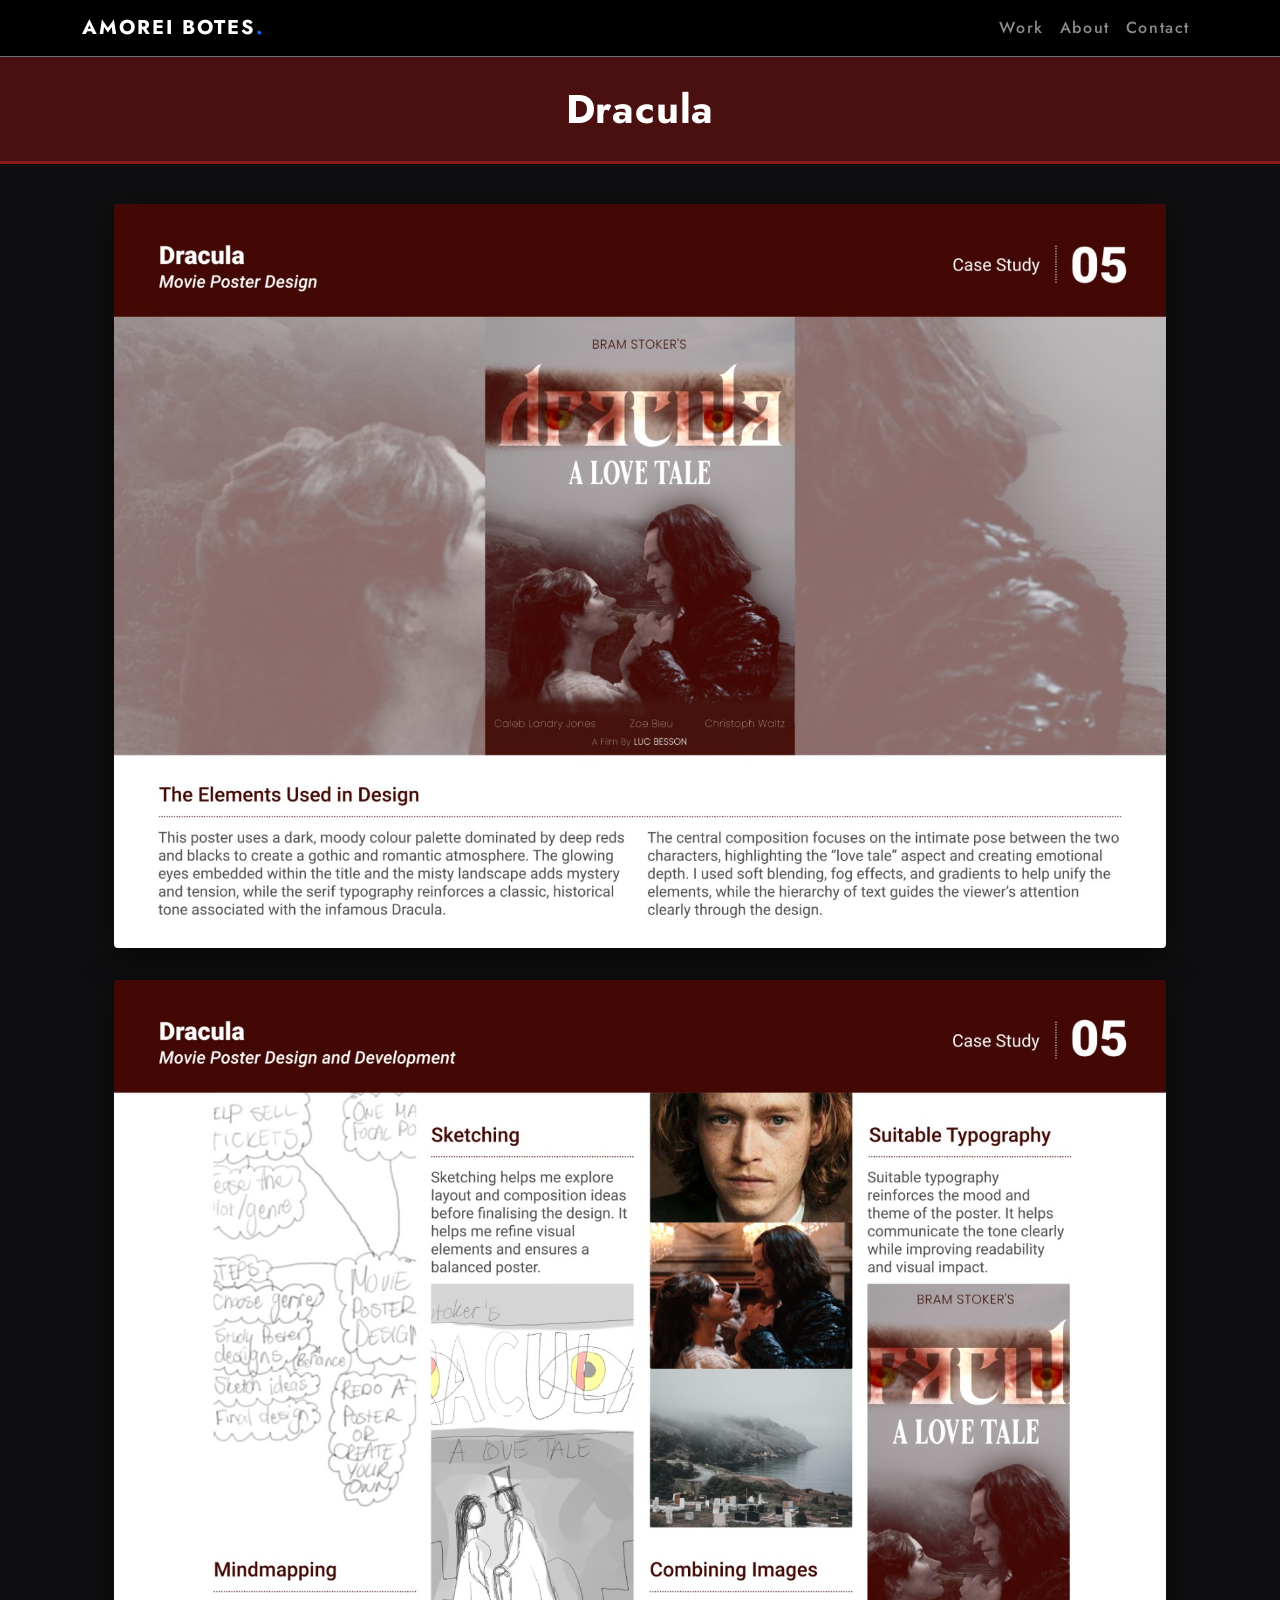
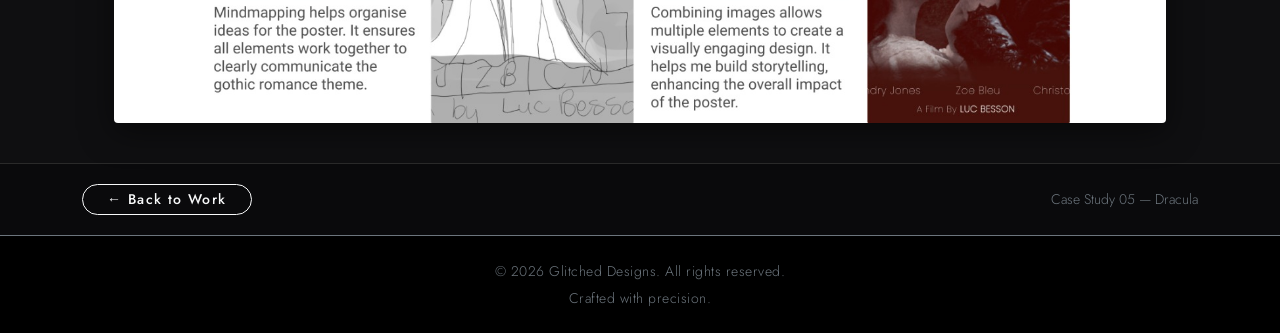
<file: dracula.html>
<!DOCTYPE html>
<html lang="en">

<head>
    <meta charset="UTF-8">
    <meta name="viewport" content="width=device-width, initial-scale=1.0">
    <title>Dracula — Case Study 05 | Amorei Botes</title>
    <link href="https://fonts.googleapis.com/css2?family=Inter:wght@300;400;700&display=swap" rel="stylesheet">
    <link href="https://cdn.jsdelivr.net/npm/bootstrap@5.3.0/dist/css/bootstrap.min.css" rel="stylesheet">
    <link rel="stylesheet" href="styles.css">
    <style>
        body {
            background-color: #0f0f11;
        }

        .cs-header {
            background-color: #4a1010;
            padding: 1.25rem 2rem;
            text-align: center;
        }

        .cs-header-accent {
            height: 3px;
            background-color: #8b1a1a;
        }

        .cs-title {
            font-family: 'Jost', sans-serif;
            font-weight: 700;
            font-size: 2.5rem;
            color: #fff;
            margin: 0;
            letter-spacing: 0.02em;
            text-transform: none;
        }

        .cs-subtitle {
            font-family: 'Jost', sans-serif;
            font-style: italic;
            font-weight: 400;
            font-size: 1rem;
            color: rgba(255, 255, 255, 0.8);
            margin: 0;
        }

        .cs-header-right {
            display: flex;
            align-items: center;
            gap: 1rem;
        }

        .cs-label {
            font-family: 'Jost', sans-serif;
            font-size: 0.9rem;
            color: rgba(255, 255, 255, 0.75);
            letter-spacing: 0.08em;
        }

        .cs-divider {
            width: 2px;
            height: 2.5rem;
            background: repeating-linear-gradient(to bottom,
                    rgba(255, 255, 255, 0.45) 0px,
                    rgba(255, 255, 255, 0.45) 4px,
                    transparent 4px,
                    transparent 8px);
        }

        .cs-number {
            font-family: 'Jost', sans-serif;
            font-weight: 700;
            font-size: 2.75rem;
            color: #fff;
            line-height: 1;
        }

        .cs-slides {
            padding: 2.5rem 0;
            display: flex;
            flex-direction: column;
            align-items: center;
            gap: 2rem;
        }

        .cs-slide {
            width: 100%;
            max-width: 1100px;
            padding: 0 1.5rem;
        }

        .cs-slide img {
            width: 100%;
            height: auto;
            display: block;
            border-radius: 4px;
            box-shadow: 0 8px 32px rgba(0, 0, 0, 0.5);
        }

        .cs-footer-bar {
            background-color: #0a0a0c;
            border-top: 1px solid #2a2a2a;
            padding: 1.25rem 2rem;
        }
    </style>
</head>

<body>

    <nav class="navbar navbar-expand-lg navbar-dark bg-black sticky-top border-bottom border-secondary">
        <div class="container">
            <a class="navbar-brand fw-bold tracking-wide" href="index.html">AMOREI BOTES<span class="text-primary">.</span></a>
            <button class="navbar-toggler" type="button" data-bs-toggle="collapse" data-bs-target="#navbarNav">
                <span class="navbar-toggler-icon"></span>
            </button>
            <div class="collapse navbar-collapse justify-content-end" id="navbarNav">
                <ul class="navbar-nav">
                    <li class="nav-item"><a class="nav-link" href="index.html#selected-work">Work</a></li>
                    <li class="nav-item"><a class="nav-link" href="index.html#about">About</a></li>
                    <li class="nav-item"><a class="nav-link" href="index.html#contact">Contact</a></li>
                </ul>
            </div>
        </div>
    </nav>

    <div class="cs-header">
        <p class="cs-title">Dracula</p>
    </div>
    <div class="cs-header-accent"></div>

    <div class="cs-slides">
        <div class="cs-slide">
            <img src="/images/case_studies/case_studies_5.1.jpeg" alt="Dracula — Movie Poster Design">
        </div>
        <div class="cs-slide">
            <img src="/images/case_studies/case_studies_5.2.jpeg" alt="Dracula — Design Process">
        </div>
    </div>

    <div class="cs-footer-bar">
        <div class="container d-flex align-items-center justify-content-between">
            <a href="index.html#selected-work" class="btn btn-outline-light btn-sm rounded-pill px-4">&larr; Back to Work</a>
            <span class="text-secondary small">Case Study 05 &mdash; Dracula</span>
        </div>
    </div>

    <footer class="bg-black py-4 border-top border-secondary">
        <div class="container text-center">
            <p class="text-secondary small mb-1">&copy; 2026 Glitched Designs. All rights reserved.</p>
            <p class="text-secondary small mb-0">Crafted with precision.</p>
        </div>
    </footer>

    <script src="https://cdn.jsdelivr.net/npm/bootstrap@5.3.0/dist/js/bootstrap.bundle.min.js"></script>
</body>

</html>
</file>
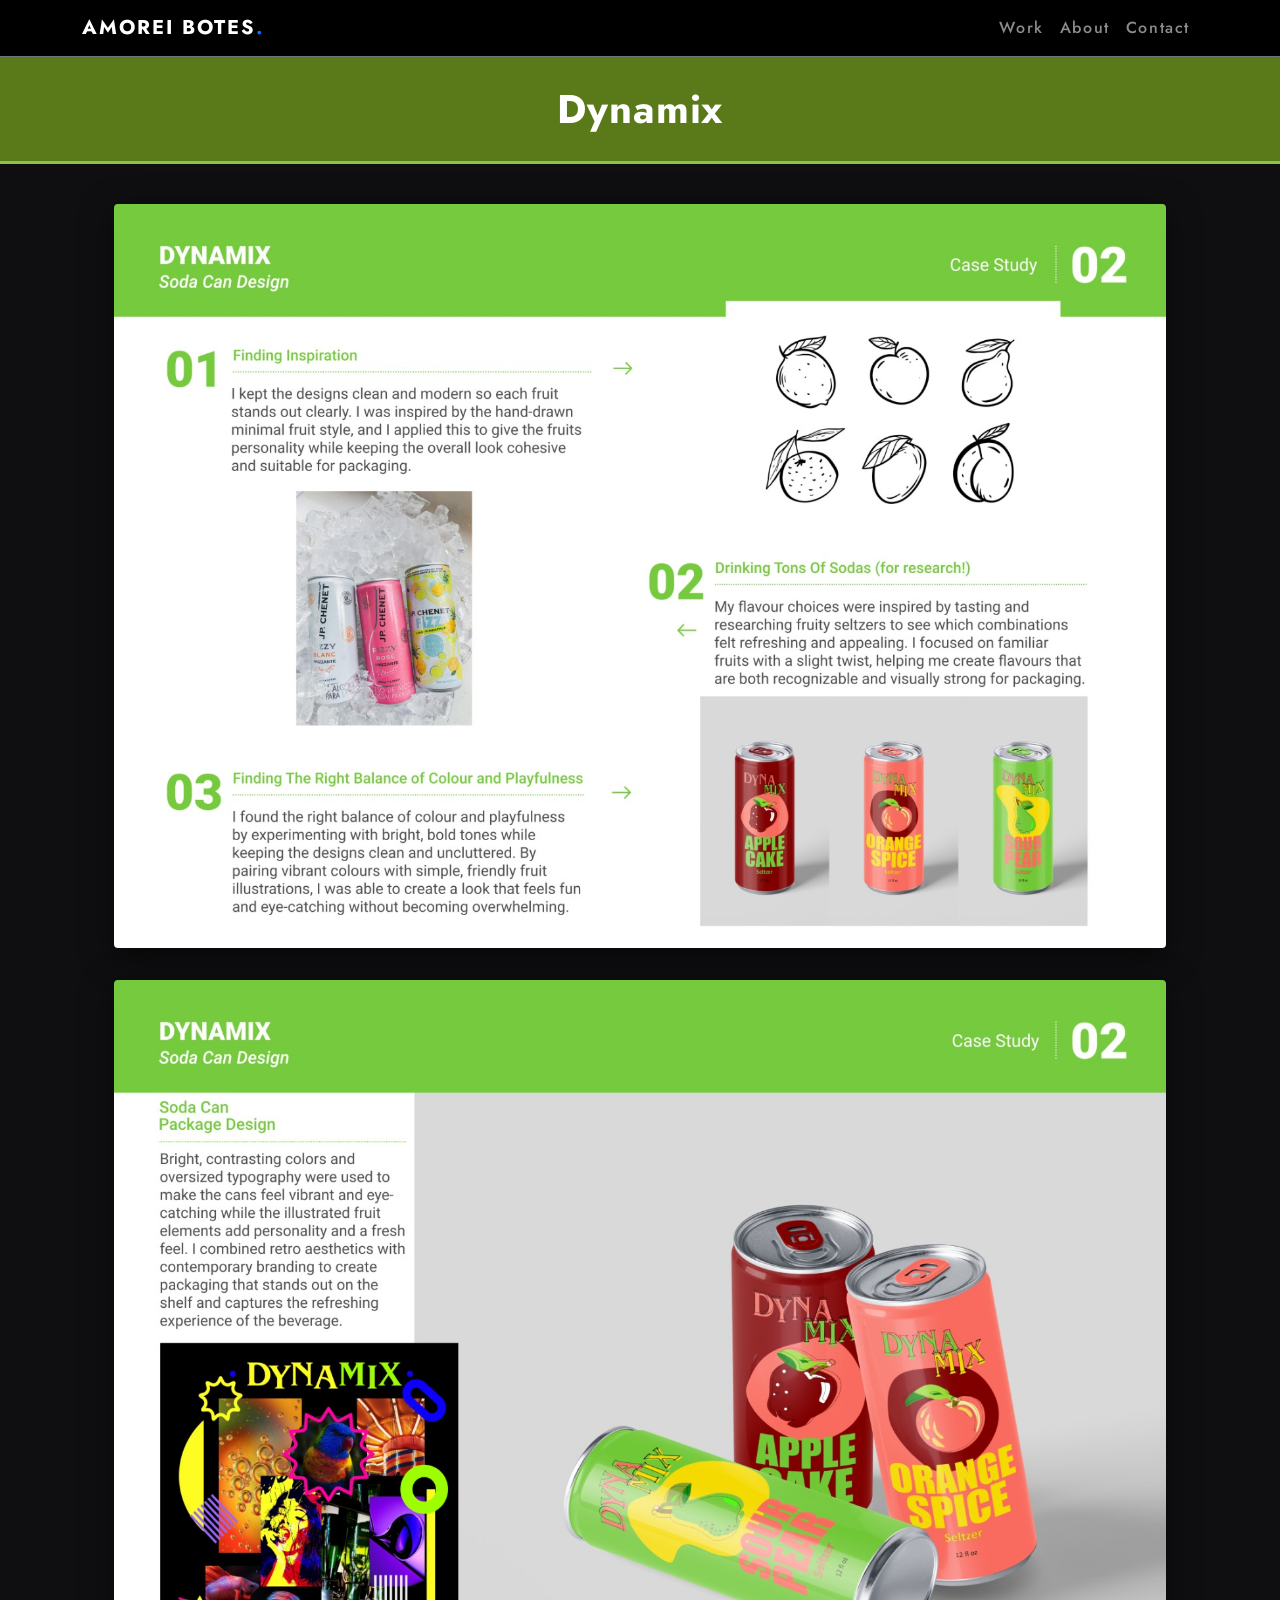
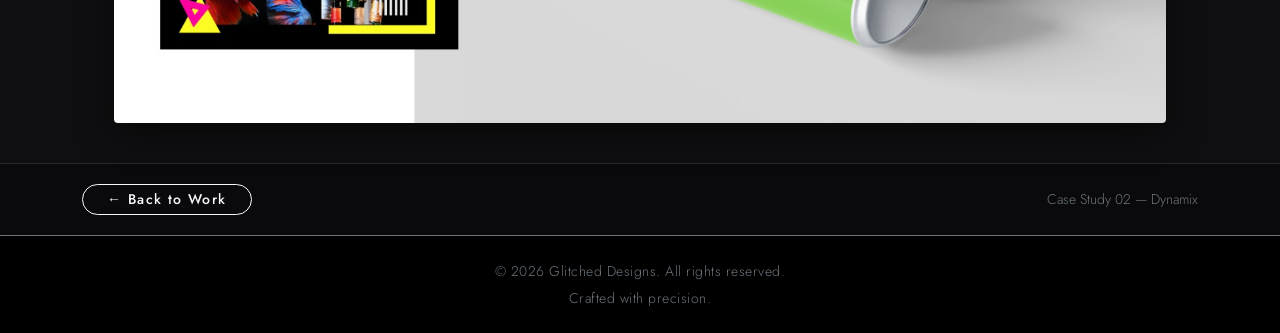
<file: dynamix.html>
<!DOCTYPE html>
<html lang="en">

<head>
    <meta charset="UTF-8">
    <meta name="viewport" content="width=device-width, initial-scale=1.0">
    <title>Dynamix — Case Study 02 | Amorei Botes</title>
    <link href="https://fonts.googleapis.com/css2?family=Inter:wght@300;400;700&display=swap" rel="stylesheet">
    <link href="https://cdn.jsdelivr.net/npm/bootstrap@5.3.0/dist/css/bootstrap.min.css" rel="stylesheet">
    <link rel="stylesheet" href="styles.css">
    <style>
        body {
            background-color: #0f0f11;
        }

        .cs-header {
            background-color: #5a7a1a;
            padding: 1.25rem 2rem;
            text-align: center;
        }

        .cs-header-accent {
            height: 3px;
            background-color: #8BC34A;
        }

        .cs-title {
            font-family: 'Jost', sans-serif;
            font-weight: 700;
            font-size: 2.5rem;
            color: #fff;
            margin: 0;
            letter-spacing: 0.02em;
            text-transform: none;
        }

        .cs-subtitle {
            font-family: 'Jost', sans-serif;
            font-style: italic;
            font-weight: 400;
            font-size: 1rem;
            color: rgba(255, 255, 255, 0.8);
            margin: 0;
        }

        .cs-header-right {
            display: flex;
            align-items: center;
            gap: 1rem;
        }

        .cs-label {
            font-family: 'Jost', sans-serif;
            font-size: 0.9rem;
            color: rgba(255, 255, 255, 0.75);
            letter-spacing: 0.08em;
        }

        .cs-divider {
            width: 2px;
            height: 2.5rem;
            background: repeating-linear-gradient(to bottom,
                    rgba(255, 255, 255, 0.45) 0px,
                    rgba(255, 255, 255, 0.45) 4px,
                    transparent 4px,
                    transparent 8px);
        }

        .cs-number {
            font-family: 'Jost', sans-serif;
            font-weight: 700;
            font-size: 2.75rem;
            color: #fff;
            line-height: 1;
        }

        .cs-slides {
            padding: 2.5rem 0;
            display: flex;
            flex-direction: column;
            align-items: center;
            gap: 2rem;
        }

        .cs-slide {
            width: 100%;
            max-width: 1100px;
            padding: 0 1.5rem;
        }

        .cs-slide img {
            width: 100%;
            height: auto;
            display: block;
            border-radius: 4px;
            box-shadow: 0 8px 32px rgba(0, 0, 0, 0.5);
        }

        .cs-footer-bar {
            background-color: #0a0a0c;
            border-top: 1px solid #2a2a2a;
            padding: 1.25rem 2rem;
        }
    </style>
</head>

<body>

    <nav class="navbar navbar-expand-lg navbar-dark bg-black sticky-top border-bottom border-secondary">
        <div class="container">
            <a class="navbar-brand fw-bold tracking-wide" href="index.html">AMOREI BOTES<span class="text-primary">.</span></a>
            <button class="navbar-toggler" type="button" data-bs-toggle="collapse" data-bs-target="#navbarNav">
                <span class="navbar-toggler-icon"></span>
            </button>
            <div class="collapse navbar-collapse justify-content-end" id="navbarNav">
                <ul class="navbar-nav">
                    <li class="nav-item"><a class="nav-link" href="index.html#selected-work">Work</a></li>
                    <li class="nav-item"><a class="nav-link" href="index.html#about">About</a></li>
                    <li class="nav-item"><a class="nav-link" href="index.html#contact">Contact</a></li>
                </ul>
            </div>
        </div>
    </nav>

    <div class="cs-header">
        <p class="cs-title">Dynamix</p>
    </div>
    <div class="cs-header-accent"></div>

    <div class="cs-slides">
        <div class="cs-slide">
            <img src="/images/case_studies/case_studies_2.1.jpeg" alt="Dynamix — Soda Can Package Design">
        </div>
        <div class="cs-slide">
            <img src="/images/case_studies/case_studies_2.2.jpeg" alt="Dynamix — Process & Inspiration">
        </div>
    </div>

    <div class="cs-footer-bar">
        <div class="container d-flex align-items-center justify-content-between">
            <a href="index.html#selected-work" class="btn btn-outline-light btn-sm rounded-pill px-4">&larr; Back to Work</a>
            <span class="text-secondary small">Case Study 02 &mdash; Dynamix</span>
        </div>
    </div>

    <footer class="bg-black py-4 border-top border-secondary">
        <div class="container text-center">
            <p class="text-secondary small mb-1">&copy; 2026 Glitched Designs. All rights reserved.</p>
            <p class="text-secondary small mb-0">Crafted with precision.</p>
        </div>
    </footer>

    <script src="https://cdn.jsdelivr.net/npm/bootstrap@5.3.0/dist/js/bootstrap.bundle.min.js"></script>
</body>

</html>
</file>
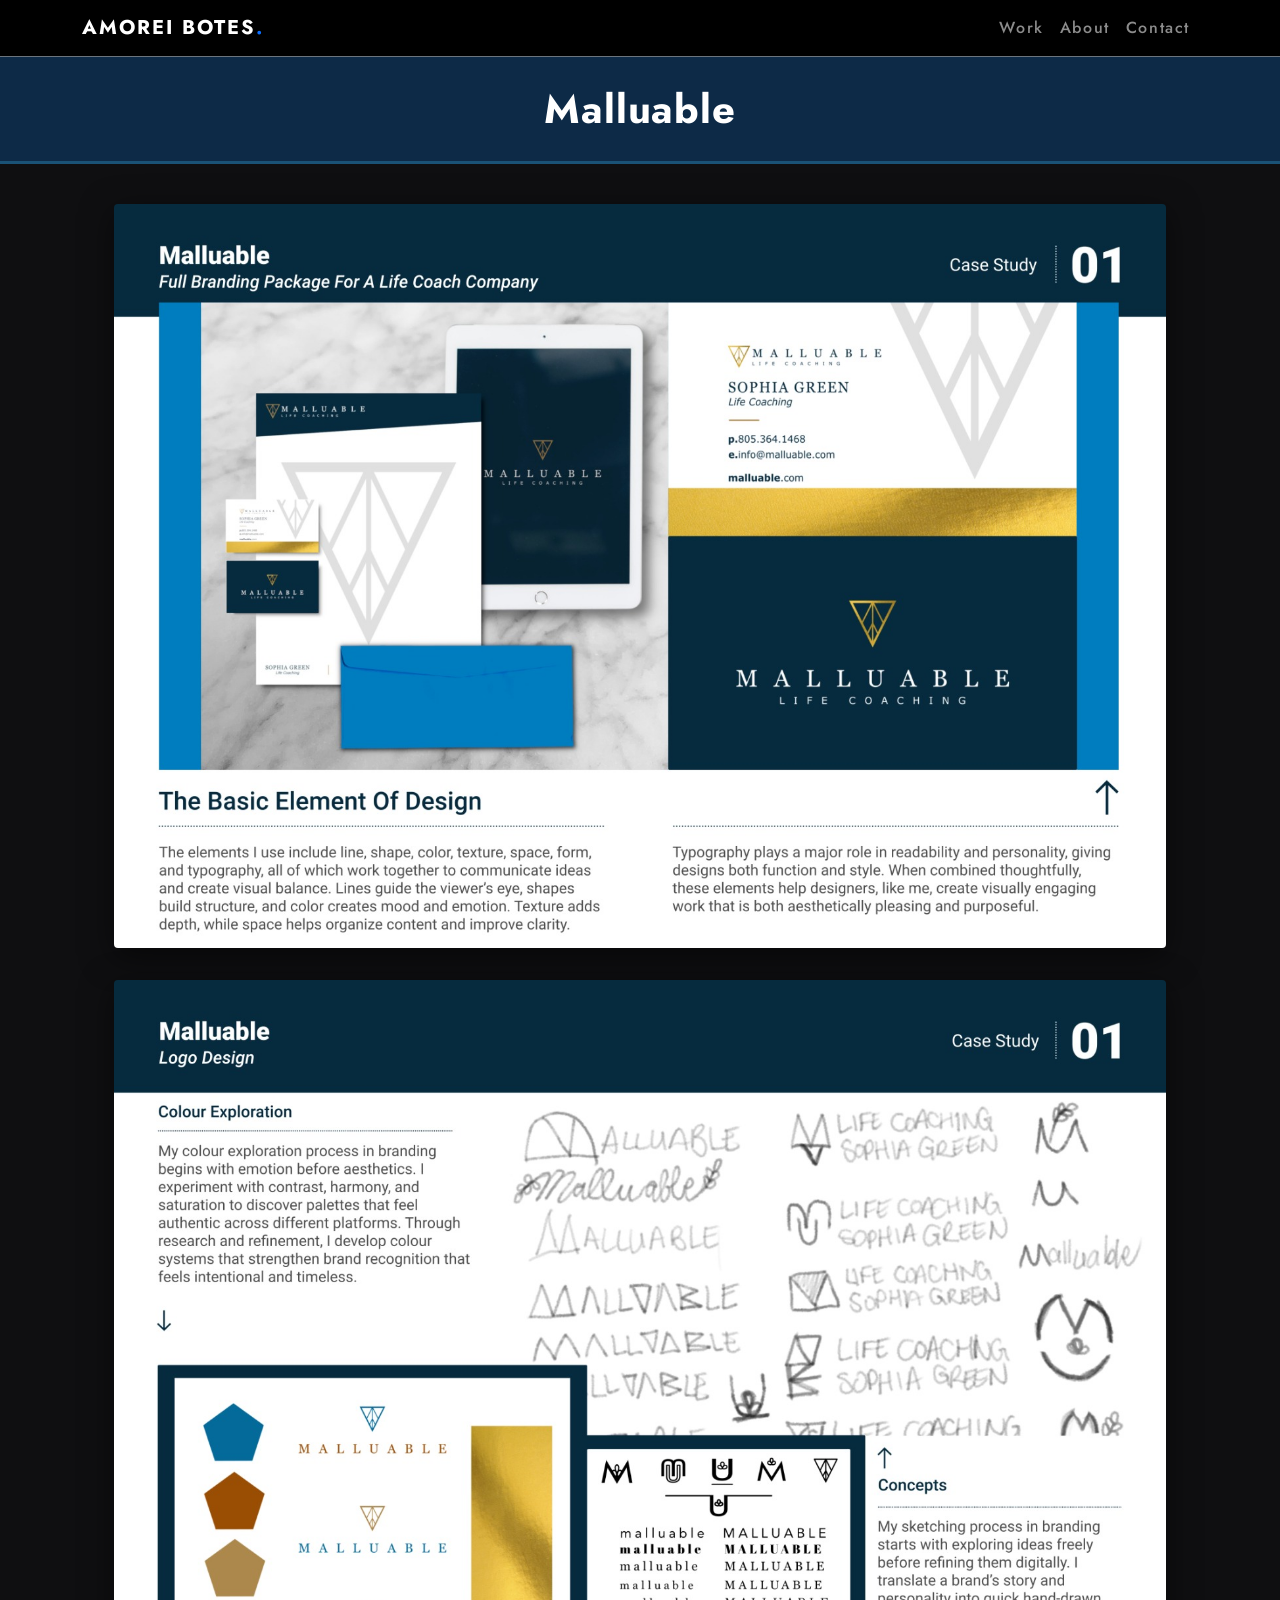
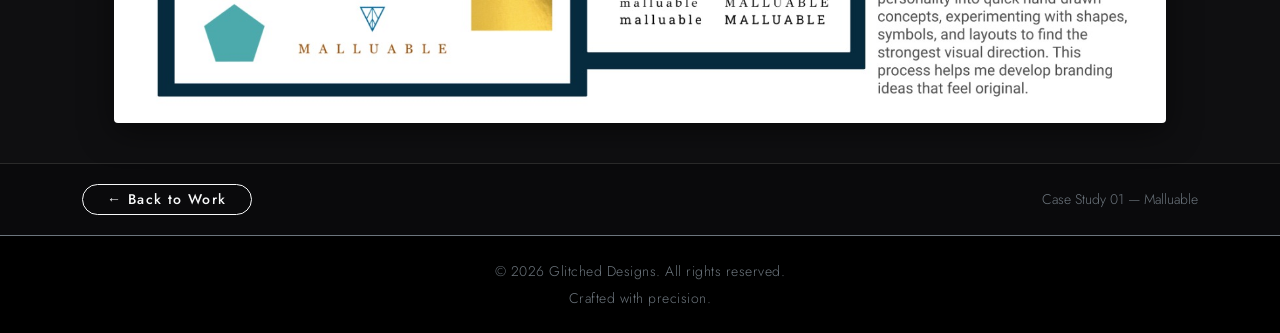
<file: malluable.html>
<!DOCTYPE html>
<html lang="en">

<head>
    <meta charset="UTF-8">
    <meta name="viewport" content="width=device-width, initial-scale=1.0">
    <title>Malluable — Case Study 01 | Amorei Botes</title>
    <link href="https://fonts.googleapis.com/css2?family=Inter:wght@300;400;700&display=swap" rel="stylesheet">
    <link href="https://cdn.jsdelivr.net/npm/bootstrap@5.3.0/dist/css/bootstrap.min.css" rel="stylesheet">
    <link rel="stylesheet" href="styles.css">
    <style>
        body {
            background-color: #0f0f11;
        }

        .cs-header {
            background-color: #0d2a47;
            padding: 1.25rem 2rem;
            text-align: center;
        }

        .cs-header-accent {
            height: 3px;
            background-color: #1a5276;
        }

        .cs-title {
            font-family: 'Jost', sans-serif;
            font-weight: 700;
            font-size: 2.5rem;
            color: #fff;
            margin: 0;
            letter-spacing: 0.02em;
            text-transform: none;
        }

        .cs-subtitle {
            font-family: 'Jost', sans-serif;
            font-style: italic;
            font-weight: 400;
            font-size: 1rem;
            color: rgba(255, 255, 255, 0.8);
            margin: 0;
        }

        .cs-header-right {
            display: flex;
            align-items: center;
            gap: 1rem;
        }

        .cs-label {
            font-family: 'Jost', sans-serif;
            font-size: 0.9rem;
            color: rgba(255, 255, 255, 0.75);
            letter-spacing: 0.08em;
        }

        .cs-divider {
            width: 2px;
            height: 2.5rem;
            background: repeating-linear-gradient(to bottom,
                    rgba(255, 255, 255, 0.45) 0px,
                    rgba(255, 255, 255, 0.45) 4px,
                    transparent 4px,
                    transparent 8px);
        }

        .cs-number {
            font-family: 'Jost', sans-serif;
            font-weight: 700;
            font-size: 2.75rem;
            color: #fff;
            line-height: 1;
        }

        .cs-slides {
            padding: 2.5rem 0;
            display: flex;
            flex-direction: column;
            align-items: center;
            gap: 2rem;
        }

        .cs-slide {
            width: 100%;
            max-width: 1100px;
            padding: 0 1.5rem;
        }

        .cs-slide img {
            width: 100%;
            height: auto;
            display: block;
            border-radius: 4px;
            box-shadow: 0 8px 32px rgba(0, 0, 0, 0.5);
        }

        .cs-footer-bar {
            background-color: #0a0a0c;
            border-top: 1px solid #2a2a2a;
            padding: 1.25rem 2rem;
        }
    </style>
</head>

<body>

    <nav class="navbar navbar-expand-lg navbar-dark bg-black sticky-top border-bottom border-secondary">
        <div class="container">
            <a class="navbar-brand fw-bold tracking-wide" href="index.html">AMOREI BOTES<span class="text-primary">.</span></a>
            <button class="navbar-toggler" type="button" data-bs-toggle="collapse" data-bs-target="#navbarNav">
                <span class="navbar-toggler-icon"></span>
            </button>
            <div class="collapse navbar-collapse justify-content-end" id="navbarNav">
                <ul class="navbar-nav">
                    <li class="nav-item"><a class="nav-link" href="index.html#selected-work">Work</a></li>
                    <li class="nav-item"><a class="nav-link" href="index.html#about">About</a></li>
                    <li class="nav-item"><a class="nav-link" href="index.html#contact">Contact</a></li>
                </ul>
            </div>
        </div>
    </nav>

    <div class="cs-header">
        <p class="cs-title">Malluable</p>
    </div>
    <div class="cs-header-accent"></div>

    <div class="cs-slides">
        <div class="cs-slide">
            <img src="/images/case_studies/case_studies_1.1.jpeg" alt="Malluable — Full Branding Package">
        </div>
        <div class="cs-slide">
            <img src="/images/case_studies/case_studies_1.2.jpeg" alt="Malluable — Colour Exploration & Concepts">
        </div>
    </div>

    <div class="cs-footer-bar">
        <div class="container d-flex align-items-center justify-content-between">
            <a href="index.html#selected-work" class="btn btn-outline-light btn-sm rounded-pill px-4">&larr; Back to Work</a>
            <span class="text-secondary small">Case Study 01 &mdash; Malluable</span>
        </div>
    </div>

    <footer class="bg-black py-4 border-top border-secondary">
        <div class="container text-center">
            <p class="text-secondary small mb-1">&copy; 2026 Glitched Designs. All rights reserved.</p>
            <p class="text-secondary small mb-0">Crafted with precision.</p>
        </div>
    </footer>

    <script src="https://cdn.jsdelivr.net/npm/bootstrap@5.3.0/dist/js/bootstrap.bundle.min.js"></script>
</body>

</html>
</file>
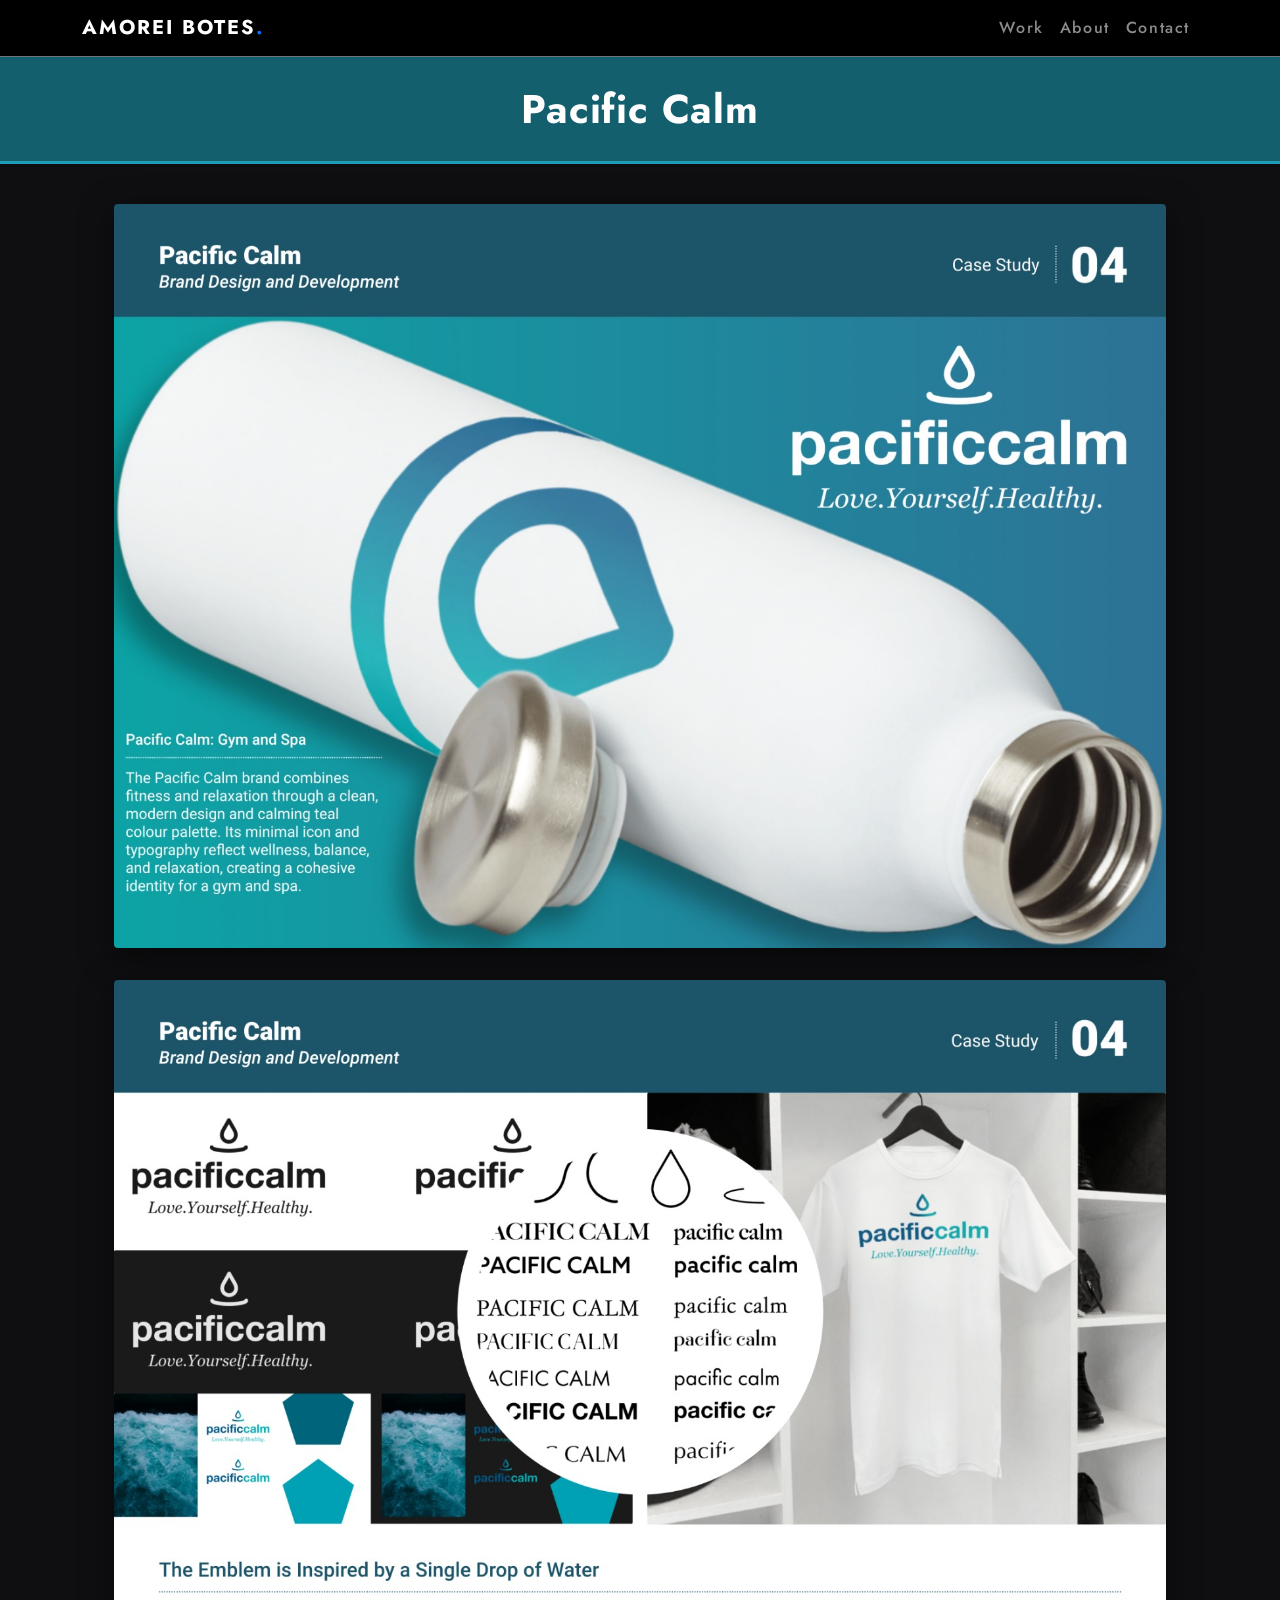
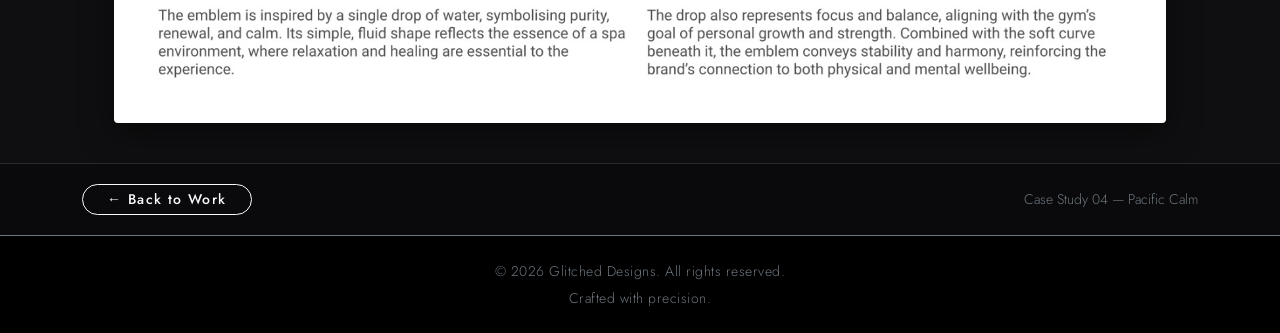
<file: pacific-calm.html>
<!DOCTYPE html>
<html lang="en">

<head>
    <meta charset="UTF-8">
    <meta name="viewport" content="width=device-width, initial-scale=1.0">
    <title>Pacific Calm — Case Study 04 | Amorei Botes</title>
    <link href="https://fonts.googleapis.com/css2?family=Inter:wght@300;400;700&display=swap" rel="stylesheet">
    <link href="https://cdn.jsdelivr.net/npm/bootstrap@5.3.0/dist/css/bootstrap.min.css" rel="stylesheet">
    <link rel="stylesheet" href="styles.css">
    <style>
        body {
            background-color: #0f0f11;
        }

        .cs-header {
            background-color: #145f6e;
            padding: 1.25rem 2rem;
            text-align: center;
        }

        .cs-header-accent {
            height: 3px;
            background-color: #1d9db8;
        }

        .cs-title {
            font-family: 'Jost', sans-serif;
            font-weight: 700;
            font-size: 2.5rem;
            color: #fff;
            margin: 0;
            letter-spacing: 0.02em;
            text-transform: none;
        }

        .cs-subtitle {
            font-family: 'Jost', sans-serif;
            font-style: italic;
            font-weight: 400;
            font-size: 1rem;
            color: rgba(255, 255, 255, 0.8);
            margin: 0;
        }

        .cs-header-right {
            display: flex;
            align-items: center;
            gap: 1rem;
        }

        .cs-label {
            font-family: 'Jost', sans-serif;
            font-size: 0.9rem;
            color: rgba(255, 255, 255, 0.75);
            letter-spacing: 0.08em;
        }

        .cs-divider {
            width: 2px;
            height: 2.5rem;
            background: repeating-linear-gradient(to bottom,
                    rgba(255, 255, 255, 0.45) 0px,
                    rgba(255, 255, 255, 0.45) 4px,
                    transparent 4px,
                    transparent 8px);
        }

        .cs-number {
            font-family: 'Jost', sans-serif;
            font-weight: 700;
            font-size: 2.75rem;
            color: #fff;
            line-height: 1;
        }

        .cs-slides {
            padding: 2.5rem 0;
            display: flex;
            flex-direction: column;
            align-items: center;
            gap: 2rem;
        }

        .cs-slide {
            width: 100%;
            max-width: 1100px;
            padding: 0 1.5rem;
        }

        .cs-slide img {
            width: 100%;
            height: auto;
            display: block;
            border-radius: 4px;
            box-shadow: 0 8px 32px rgba(0, 0, 0, 0.5);
        }

        .cs-footer-bar {
            background-color: #0a0a0c;
            border-top: 1px solid #2a2a2a;
            padding: 1.25rem 2rem;
        }
    </style>
</head>

<body>

    <nav class="navbar navbar-expand-lg navbar-dark bg-black sticky-top border-bottom border-secondary">
        <div class="container">
            <a class="navbar-brand fw-bold tracking-wide" href="index.html">AMOREI BOTES<span class="text-primary">.</span></a>
            <button class="navbar-toggler" type="button" data-bs-toggle="collapse" data-bs-target="#navbarNav">
                <span class="navbar-toggler-icon"></span>
            </button>
            <div class="collapse navbar-collapse justify-content-end" id="navbarNav">
                <ul class="navbar-nav">
                    <li class="nav-item"><a class="nav-link" href="index.html#selected-work">Work</a></li>
                    <li class="nav-item"><a class="nav-link" href="index.html#about">About</a></li>
                    <li class="nav-item"><a class="nav-link" href="index.html#contact">Contact</a></li>
                </ul>
            </div>
        </div>
    </nav>

    <div class="cs-header">
        <p class="cs-title">Pacific Calm</p>
    </div>
    <div class="cs-header-accent"></div>

    <div class="cs-slides">
        <div class="cs-slide">
            <img src="/images/case_studies/case_studies_4.1.jpeg" alt="Pacific Calm — Brand Hero">
        </div>
        <div class="cs-slide">
            <img src="/images/case_studies/case_studies_4.2.jpeg" alt="Pacific Calm — Brand Identity System">
        </div>
    </div>

    <div class="cs-footer-bar">
        <div class="container d-flex align-items-center justify-content-between">
            <a href="index.html#selected-work" class="btn btn-outline-light btn-sm rounded-pill px-4">&larr; Back to Work</a>
            <span class="text-secondary small">Case Study 04 &mdash; Pacific Calm</span>
        </div>
    </div>

    <footer class="bg-black py-4 border-top border-secondary">
        <div class="container text-center">
            <p class="text-secondary small mb-1">&copy; 2026 Glitched Designs. All rights reserved.</p>
            <p class="text-secondary small mb-0">Crafted with precision.</p>
        </div>
    </footer>

    <script src="https://cdn.jsdelivr.net/npm/bootstrap@5.3.0/dist/js/bootstrap.bundle.min.js"></script>
</body>

</html>
</file>
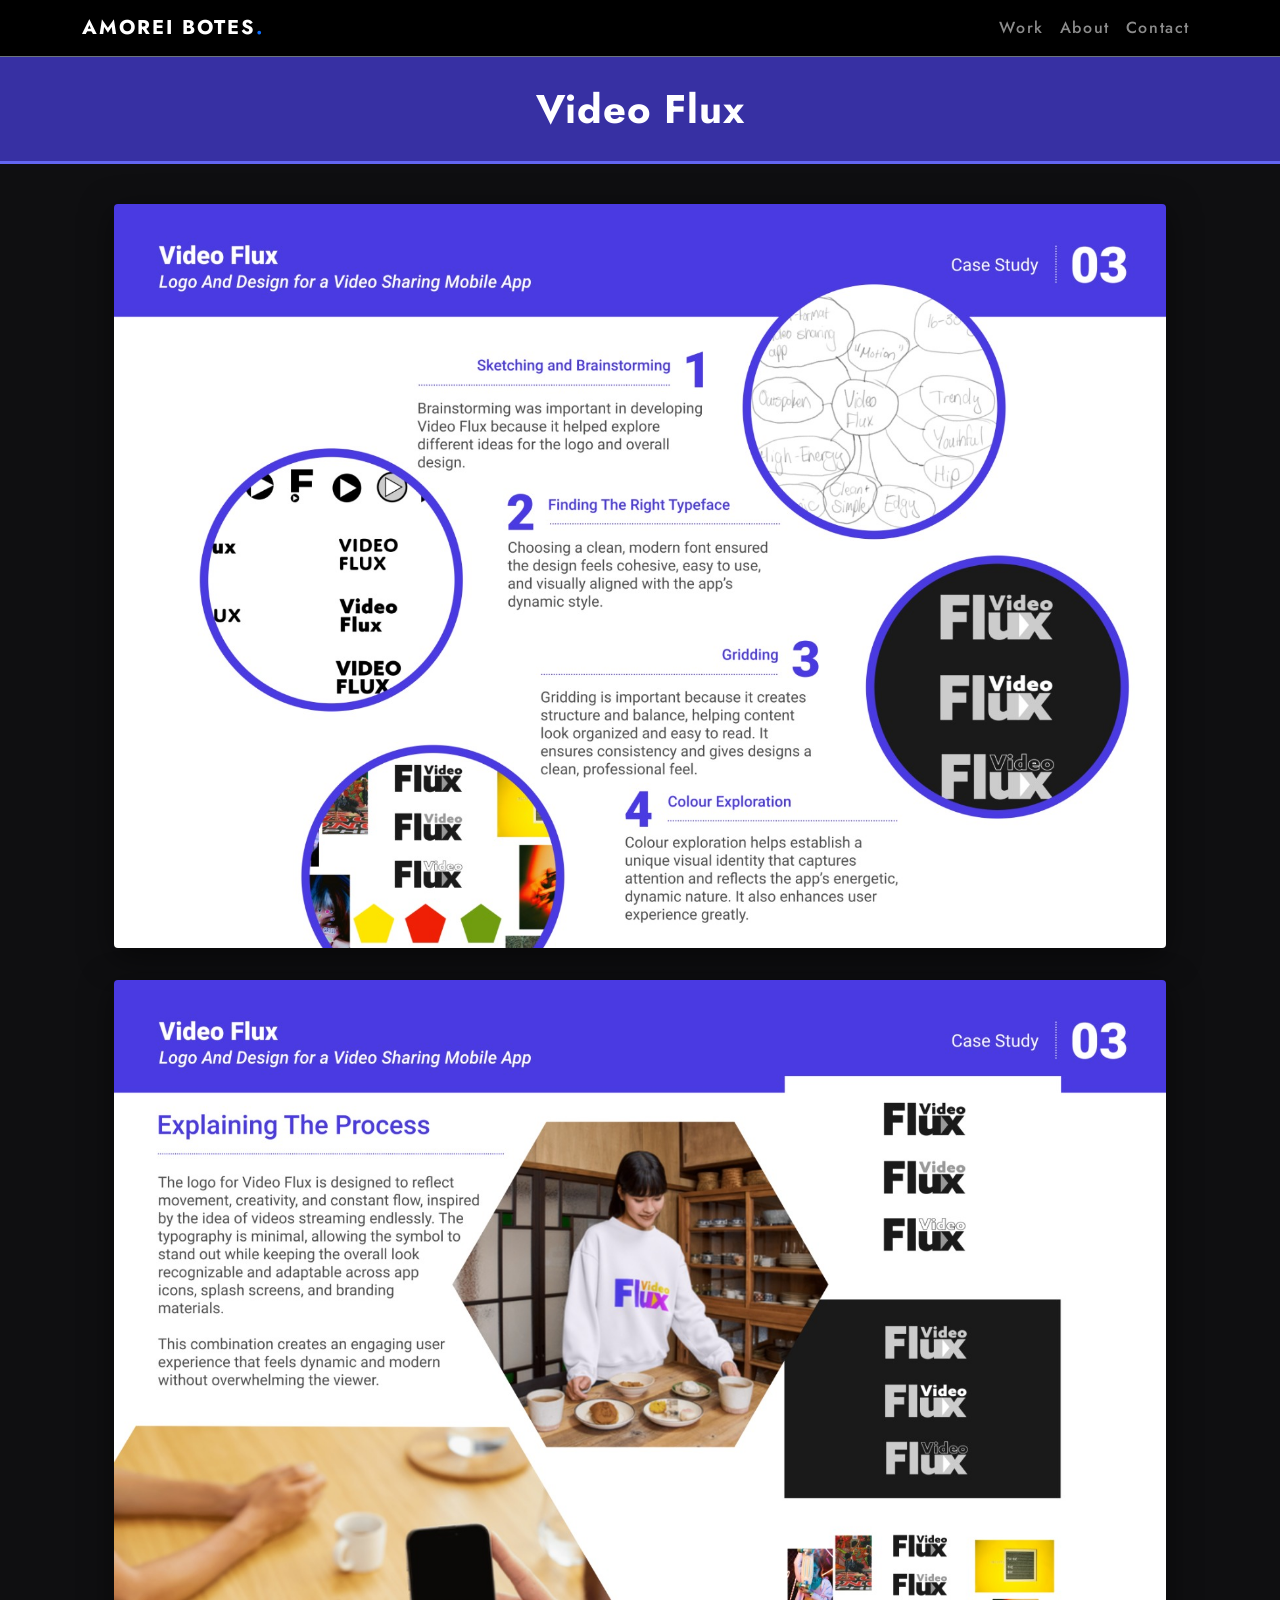
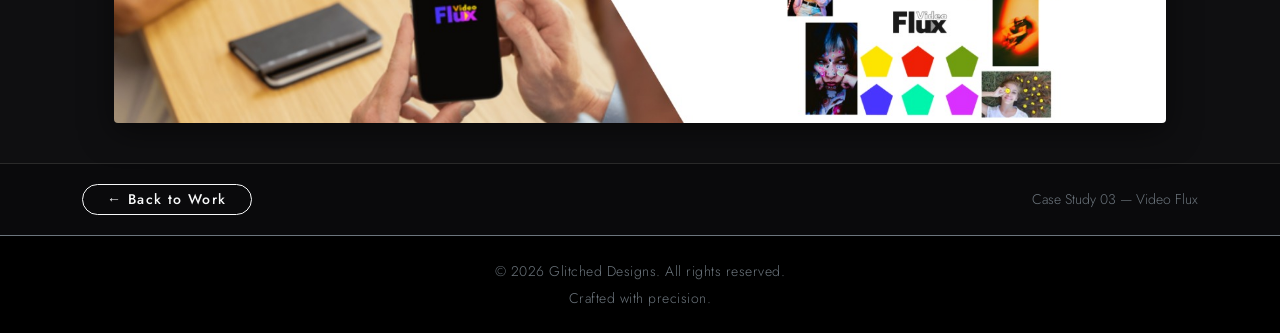
<file: video-flux.html>
<!DOCTYPE html>
<html lang="en">

<head>
    <meta charset="UTF-8">
    <meta name="viewport" content="width=device-width, initial-scale=1.0">
    <title>Video Flux — Case Study 03 | Amorei Botes</title>
    <link href="https://fonts.googleapis.com/css2?family=Inter:wght@300;400;700&display=swap" rel="stylesheet">
    <link href="https://cdn.jsdelivr.net/npm/bootstrap@5.3.0/dist/css/bootstrap.min.css" rel="stylesheet">
    <link rel="stylesheet" href="styles.css">
    <style>
        body {
            background-color: #0f0f11;
        }

        .cs-header {
            background-color: #3730a3;
            padding: 1.25rem 2rem;
            text-align: center;
        }

        .cs-header-accent {
            height: 3px;
            background-color: #6366f1;
        }

        .cs-title {
            font-family: 'Jost', sans-serif;
            font-weight: 700;
            font-size: 2.5rem;
            color: #fff;
            margin: 0;
            letter-spacing: 0.02em;
            text-transform: none;
        }

        .cs-subtitle {
            font-family: 'Jost', sans-serif;
            font-style: italic;
            font-weight: 400;
            font-size: 1rem;
            color: rgba(255, 255, 255, 0.8);
            margin: 0;
        }

        .cs-header-right {
            display: flex;
            align-items: center;
            gap: 1rem;
        }

        .cs-label {
            font-family: 'Jost', sans-serif;
            font-size: 0.9rem;
            color: rgba(255, 255, 255, 0.75);
            letter-spacing: 0.08em;
        }

        .cs-divider {
            width: 2px;
            height: 2.5rem;
            background: repeating-linear-gradient(to bottom,
                    rgba(255, 255, 255, 0.45) 0px,
                    rgba(255, 255, 255, 0.45) 4px,
                    transparent 4px,
                    transparent 8px);
        }

        .cs-number {
            font-family: 'Jost', sans-serif;
            font-weight: 700;
            font-size: 2.75rem;
            color: #fff;
            line-height: 1;
        }

        .cs-slides {
            padding: 2.5rem 0;
            display: flex;
            flex-direction: column;
            align-items: center;
            gap: 2rem;
        }

        .cs-slide {
            width: 100%;
            max-width: 1100px;
            padding: 0 1.5rem;
        }

        .cs-slide img {
            width: 100%;
            height: auto;
            display: block;
            border-radius: 4px;
            box-shadow: 0 8px 32px rgba(0, 0, 0, 0.5);
        }

        .cs-footer-bar {
            background-color: #0a0a0c;
            border-top: 1px solid #2a2a2a;
            padding: 1.25rem 2rem;
        }
    </style>
</head>

<body>

    <nav class="navbar navbar-expand-lg navbar-dark bg-black sticky-top border-bottom border-secondary">
        <div class="container">
            <a class="navbar-brand fw-bold tracking-wide" href="index.html">AMOREI BOTES<span class="text-primary">.</span></a>
            <button class="navbar-toggler" type="button" data-bs-toggle="collapse" data-bs-target="#navbarNav">
                <span class="navbar-toggler-icon"></span>
            </button>
            <div class="collapse navbar-collapse justify-content-end" id="navbarNav">
                <ul class="navbar-nav">
                    <li class="nav-item"><a class="nav-link" href="index.html#selected-work">Work</a></li>
                    <li class="nav-item"><a class="nav-link" href="index.html#about">About</a></li>
                    <li class="nav-item"><a class="nav-link" href="index.html#contact">Contact</a></li>
                </ul>
            </div>
        </div>
    </nav>

    <div class="cs-header">
        <p class="cs-title">Video Flux</p>
    </div>
    <div class="cs-header-accent"></div>

    <div class="cs-slides">
        <div class="cs-slide">
            <img src="/images/case_studies/case_studies_3.1.jpeg" alt="Video Flux — Sketching & Brainstorming">
        </div>
        <div class="cs-slide">
            <img src="/images/case_studies/case_studies_3.2.jpeg" alt="Video Flux — Explaining the Process">
        </div>
    </div>

    <div class="cs-footer-bar">
        <div class="container d-flex align-items-center justify-content-between">
            <a href="index.html#selected-work" class="btn btn-outline-light btn-sm rounded-pill px-4">&larr; Back to Work</a>
            <span class="text-secondary small">Case Study 03 &mdash; Video Flux</span>
        </div>
    </div>

    <footer class="bg-black py-4 border-top border-secondary">
        <div class="container text-center">
            <p class="text-secondary small mb-1">&copy; 2026 Glitched Designs. All rights reserved.</p>
            <p class="text-secondary small mb-0">Crafted with precision.</p>
        </div>
    </footer>

    <script src="https://cdn.jsdelivr.net/npm/bootstrap@5.3.0/dist/js/bootstrap.bundle.min.js"></script>
</body>

</html>
</file>
<file: styles.css>
/* Custom Variables */

@import url('https://fonts.googleapis.com/css2?family=Bodoni+Moda:ital,opsz,wght@0,6..96,400;0,6..96,700;1,6..96,400&family=Jost:wght@300;400;500;700&display=swap');

:root {
    --primary-color: #0d6efd;
    --bg-dark: #0f0f11;
    --bg-black: #d6c2c2;
    --font-display: 'Bodoni Moda', serif;
    --font-ui: 'Jost', -apple-system, BlinkMacSystemFont, "Segoe UI", Roboto, sans-serif;
}

html {
    background-color: #0f0f11;
}

html,
body {
    margin: 0;
    padding: 0;
    width: 100%;
    /* This clips any content that tries to push past the right edge */
    overflow-x: hidden;
    font-family: var(--font-ui);
    font-weight: 300;
    /* Sleek, thin weight for modernity */
    color: #e0e0e0;
}

h1,
h2,
h3,
h4,
h5,
h6 {
    font-family: var(--font-display);
    font-weight: bold;
    text-transform: uppercase;
    letter-spacing: 0.05em;
    margin-bottom: 1.5rem;
}

.navbar-brand,
.nav-link,
.btn,
.gallery-overlay h5 {
    font-family: var(--font-ui);
    letter-spacing: 0.1em;
    font-weight: 500;
}

p {
    line-height: 1.6;
    font-size: 1.1rem;
    font-weight: 300;
}

/* Typography & Layout */
.tracking-wide {
    letter-spacing: 2px;
}

.hero-section {
    background: transparent;
}

/* Gallery Grid */
.gallery-item {
    position: relative;
    overflow: hidden;
    border-radius: 8px;
    cursor: pointer;
    background-color: #1c1c1c;
    /* Placeholder color before load */
    aspect-ratio: 1 / 1;
    /* Keeps thumbnails uniform */
}

.gallery-item img {
    width: 100%;
    height: 100%;
    object-fit: cover;
    transition: transform 0.6s cubic-bezier(0.165, 0.84, 0.44, 1);
}

/* Hover Overlay Effect */
.gallery-overlay {
    position: absolute;
    top: 0;
    left: 0;
    right: 0;
    bottom: 0;
    background: rgba(0, 0, 0, 0.7);
    display: flex;
    flex-direction: column;
    align-items: center;
    justify-content: center;
    opacity: 0;
    transition: opacity 0.4s ease;
}

.gallery-item:hover img {
    transform: scale(1.08);
    /* Hardware accelerated zoom */
}

.gallery-item:hover .gallery-overlay {
    opacity: 1;
}

.gallery-overlay h5 {
    transform: translateY(20px);
    transition: transform 0.4s ease;
}

.gallery-item:hover .gallery-overlay h5 {
    transform: translateY(0);
}

/* Lightbox Enhancements */
.modal-backdrop.show {
    opacity: 0.9;
    backdrop-filter: blur(5px);
}

#lightbox-img {
    max-height: 85vh;
    object-fit: contain;
}

/* Contact Card Hover Effects */
.hover-card {
    transition: transform 0.3s ease, border-color 0.3s ease;
}

.hover-card:hover {
    transform: translateY(-10px);
    border-color: var(--primary-color) !important;
}

.hover-card i {
    transition: color 0.3s ease;
}

.hover-card:hover i {
    color: #fff !important;
}

footer {
    width: 100%;
}

/* Ensure footer text is legible but subtle */
footer .small {
    letter-spacing: 0.5px;
    font-weight: 300;
}

main {
    flex: 1;
}

/* Selected Work Cards */
.cs-card {
    background: #1c1c1c;
    border-radius: 8px;
    overflow: hidden;
    transition: transform 0.3s ease, box-shadow 0.3s ease;
    border: 1px solid #2a2a2a;
}

.cs-card:hover {
    transform: translateY(-6px);
    box-shadow: 0 16px 40px rgba(0, 0, 0, 0.4);
    border-color: #444;
}

.cs-card-img {
    position: relative;
    aspect-ratio: 4 / 3;
    overflow: hidden;
}

.cs-card-img img {
    width: 100%;
    height: 100%;
    object-fit: cover;
    transition: transform 0.5s cubic-bezier(0.165, 0.84, 0.44, 1);
}

.cs-card:hover .cs-card-img img {
    transform: scale(1.05);
}

.cs-badge {
    position: absolute;
    top: 12px;
    right: 12px;
    background: var(--primary-color);
    color: #fff;
    font-family: var(--font-ui);
    font-size: 0.7rem;
    font-weight: 600;
    letter-spacing: 0.08em;
    padding: 4px 10px;
    border-radius: 20px;
    text-transform: uppercase;
}

.cs-card-body {
    padding: 1.25rem 1.5rem;
}

.cs-card-title {
    font-family: var(--font-display);
    font-weight: 700;
    font-size: 1.1rem;
    color: #fff;
    margin-bottom: 0.2rem;
    text-transform: uppercase;
    letter-spacing: 0.05em;
}

.cs-card-sub {
    font-family: var(--font-ui);
    font-size: 0.85rem;
    color: #888;
    margin-bottom: 0.85rem;
    font-weight: 300;
}

.cs-card-cta {
    font-family: var(--font-ui);
    font-size: 0.85rem;
    font-weight: 500;
    color: var(--primary-color);
    letter-spacing: 0.04em;
    transition: letter-spacing 0.3s ease;
}

.cs-card:hover .cs-card-cta {
    letter-spacing: 0.08em;
}
</file>
